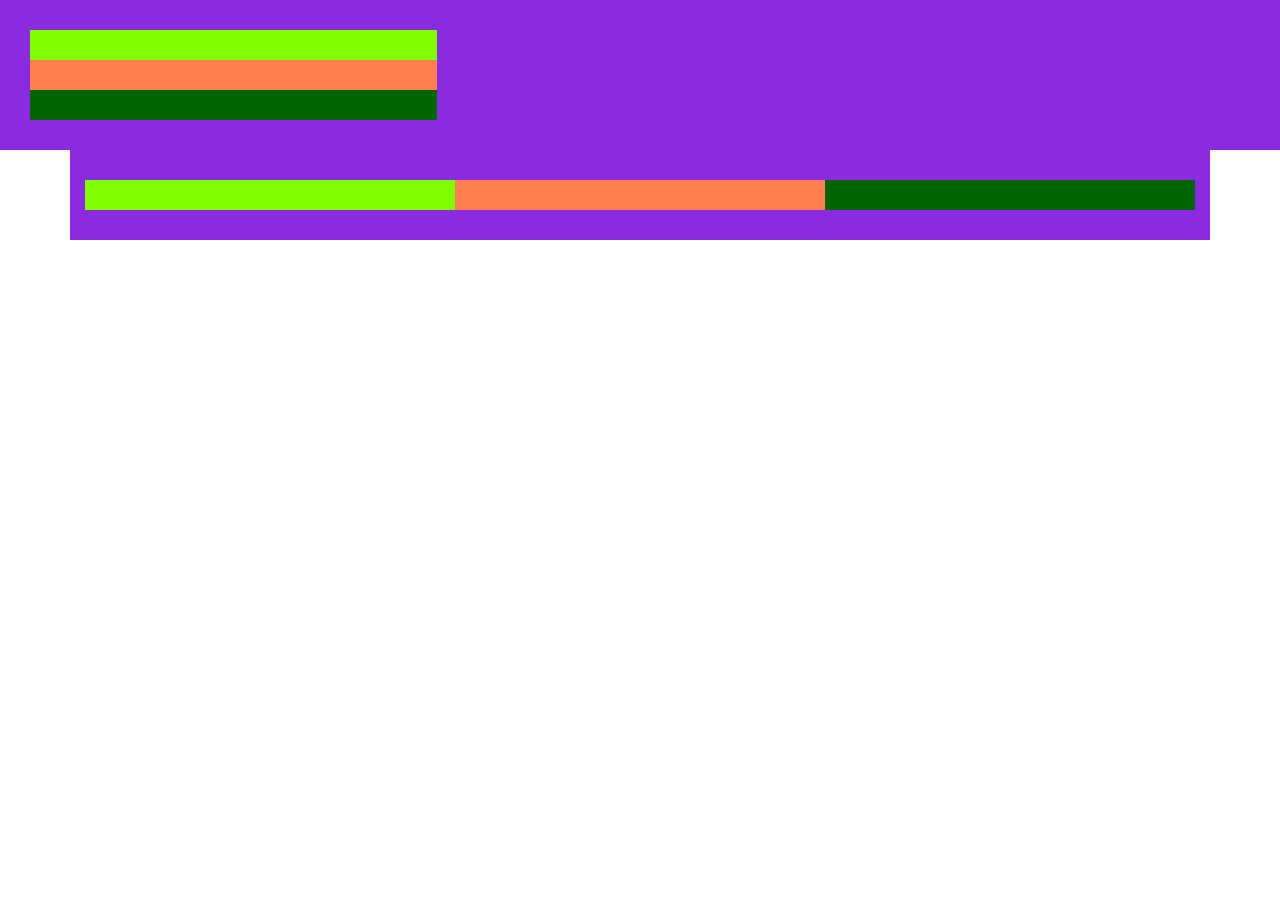
<file: Repaso-Bootstrap-03-02-2020/index.html>
<!DOCTYPE html>
<html lang="en">

<head>
    <meta charset="UTF-8">
    <meta name="viewport" content="width=device-width, initial-scale=1.0">
    <meta http-equiv="X-UA-Compatible" content="ie=edge">
    <link rel="stylesheet" href="css/styles.css">

    <!-- Bootstrap CSS -->
    <link rel="stylesheet" href="https://stackpath.bootstrapcdn.com/bootstrap/4.4.1/css/bootstrap.min.css" integrity="sha384-Vkoo8x4CGsO3+Hhxv8T/Q5PaXtkKtu6ug5TOeNV6gBiFeWPGFN9MuhOf23Q9Ifjh" crossorigin="anonymous">
    <!-- Optional JavaScript -->
    <script src="js/javascript.js"></script>
    <!-- jQuery first, then Popper.js, then Bootstrap JS -->
    <script src="https://code.jquery.com/jquery-3.4.1.slim.min.js" integrity="sha384-J6qa4849blE2+poT4WnyKhv5vZF5SrPo0iEjwBvKU7imGFAV0wwj1yYfoRSJoZ+n" crossorigin="anonymous"></script>
    <script src="https://cdn.jsdelivr.net/npm/popper.js@1.16.0/dist/umd/popper.min.js" integrity="sha384-Q6E9RHvbIyZFJoft+2mJbHaEWldlvI9IOYy5n3zV9zzTtmI3UksdQRVvoxMfooAo" crossorigin="anonymous"></script>
    <script src="https://stackpath.bootstrapcdn.com/bootstrap/4.4.1/js/bootstrap.min.js" integrity="sha384-wfSDF2E50Y2D1uUdj0O3uMBJnjuUD4Ih7YwaYd1iqfktj0Uod8GCExl3Og8ifwB6" crossorigin="anonymous"></script>

    <title>Document</title>
</head>

<body>
    <div class="col-12">
        <div>
            <div class="col-sm-4 c2"></div>
            <div class="col-sm-4 c3"></div>
            <div class="col-sm-4 c4"></div>
        </div>
    </div>

    <div class="container">
        <div class="row">
            <div class="col-sm-4 c2"></div>
            <div class="col-sm-4 c3"></div>
            <div class="col-sm-4 c4"></div>
        </div>
    </div>


</body>

</html>
</file>
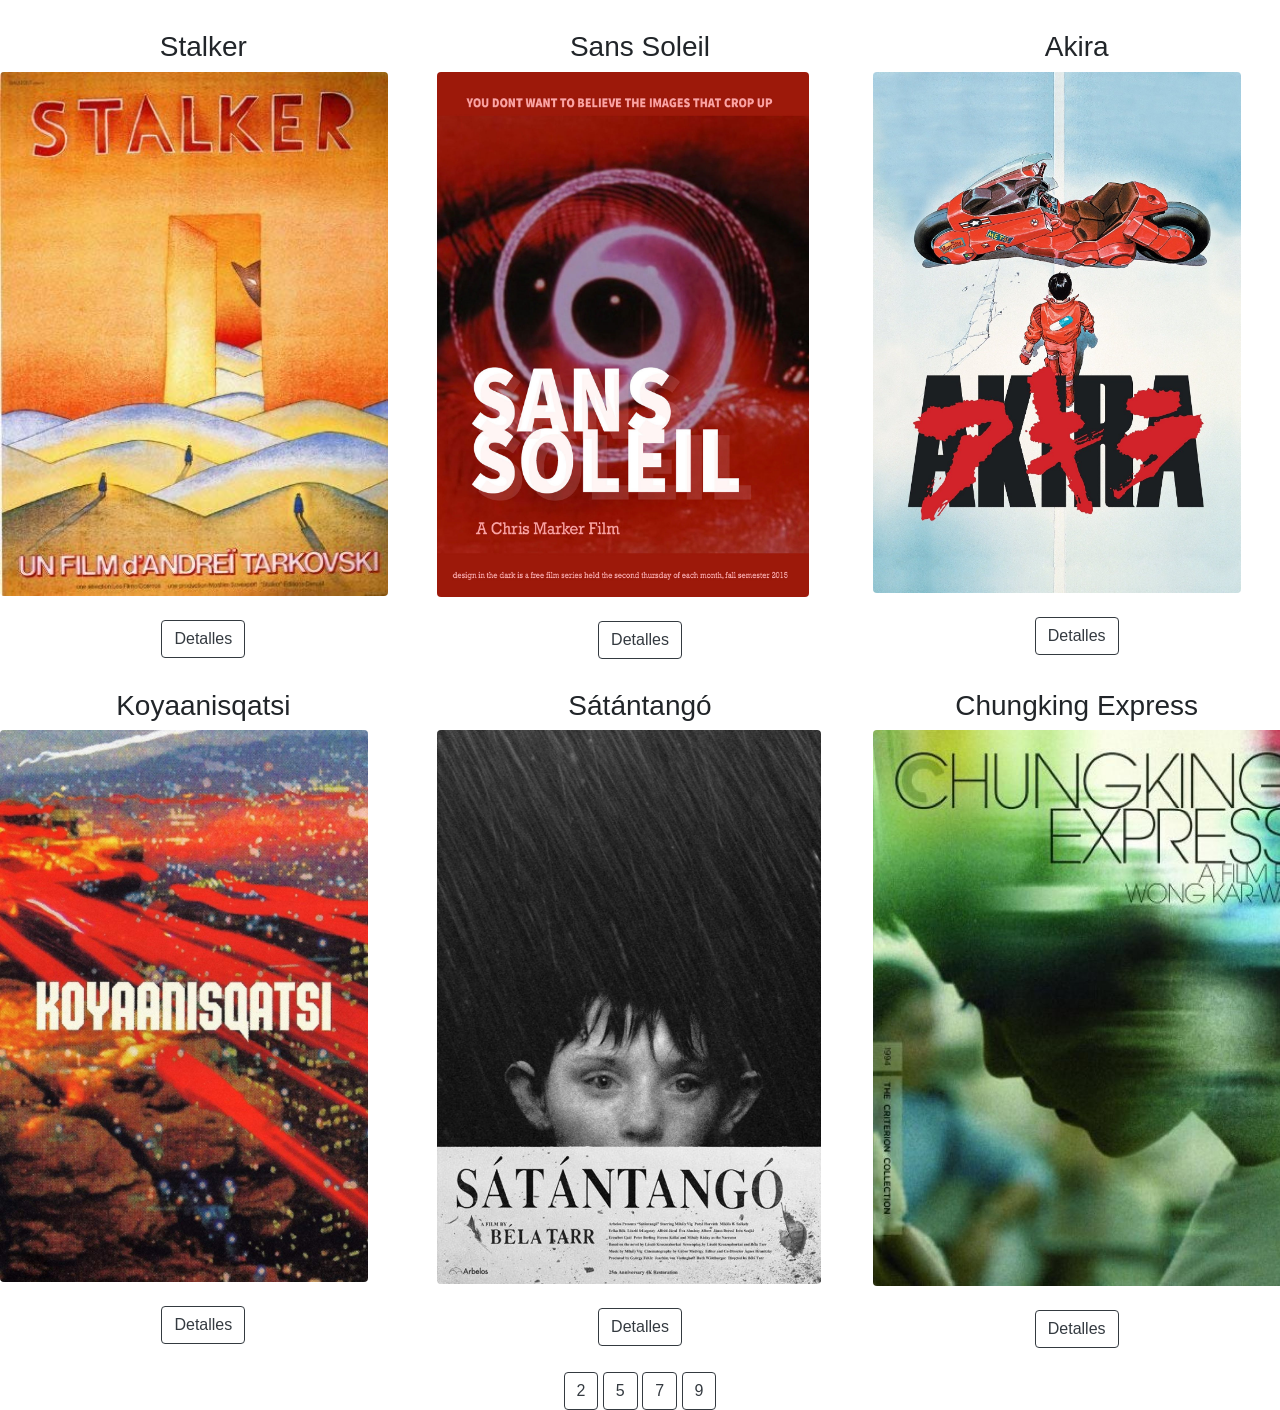
<file: Taller-BICTIA-JavaScript/index.html>
<!doctype html>
<html lang="en">

<head>
    <!-- Required meta tags -->
    <meta charset="utf-8">
    <meta name="viewport" content="width=device-width, initial-scale=1, shrink-to-fit=no">

    <!-- Bootstrap CSS -->
    <link rel="stylesheet" href="https://stackpath.bootstrapcdn.com/bootstrap/4.4.1/css/bootstrap.min.css" integrity="sha384-Vkoo8x4CGsO3+Hhxv8T/Q5PaXtkKtu6ug5TOeNV6gBiFeWPGFN9MuhOf23Q9Ifjh" crossorigin="anonymous">
    <link rel="stylesheet" href="style.css">

    <title>Taller BICTIA 24-01-2020</title>
</head>

<body>

    <!-- Ejercicio 1 - Cambiar titulos de las imágenes -->

    <div class="row">
        <div class="col-md-4">
            <div class="thumbnail">
                <h3 id="primerT">Stalker</h3>
                <img src="img/stalker.jpg" alt="Stalker" style="width:95.5%" class="rounded">
                <div class="buttonP">
                    <br>
                    <button type="button" class="btn btn-outline-dark" onclick="cambiarTitulo('primerT', 'Andrei Tarkovsky - USRR - 1979')">Detalles</button>
                </div>
            </div>
        </div>
        <div class="col-md-4">
            <div class="thumbnail">
                <h3 id="segundoT">Sans Soleil</h3>
                <img src="img/sans.jpg" alt="Sans Soleil" style="width:91.5%" class="rounded">
                <div class="buttonP">
                    <br>
                    <button type="button" class="btn btn-outline-dark" onclick="cambiarTitulo('segundoT', 'Chris Marker - Francia - 1983')">Detalles</button>
                </div>
            </div>
        </div>
        <div class="col-md-4">
            <div class="thumbnail">
                <h3 id="tercerT">Akira</h3>
                <img src="img/akira.jpg" alt="Akira" style="width:90.5%" class="rounded">
                <div class="buttonP">
                    <br>
                    <button type="button" class="btn btn-outline-dark" onclick="cambiarTitulo('tercerT', 'Katsuhiro Otomo - Japón - 1988')">Detalles</button>
                </div>
            </div>
        </div>
        <div class="col-md-4">
            <div class="thumbnail">
                <h3 id="cuartoT">Koyaanisqatsi</h3>
                <img src="img/koyaanisqatsi.jpg" alt="Koyaanisqatsi" style="width:90.5%" class="rounded">
                <div class="buttonP">
                    <br>
                    <button type="button" class="btn btn-outline-dark" onclick="cambiarTitulo('cuartoT', 'Godfrey Reggio - USA - 1982')">Detalles</button>
                </div>
            </div>
        </div>
        <div class="col-md-4">
            <div class="thumbnail">
                <h3 id="quintoT">Sátántangó</h3>
                <img src="img/satan.jpg" alt="Sátántangó" style="width:94.5%" class="rounded">
                <div class="buttonP">
                    <br>
                    <button type="button" class="btn btn-outline-dark" onclick="cambiarTitulo('quintoT', 'Béla Tarr - Hungría - 1994')">Detalles</button>
                </div>
            </div>
        </div>
        <div class="col-md-4">
            <div class="thumbnail">
                <h3 id="sextoT">Chungking Express</h3>
                <img src="img/chungking.jpg" alt="Chungking Express" style="width:110%" style="height: 50%" class="rounded">
                <div class="buttonP">
                    <br>
                    <button type="button" class="btn btn-outline-dark" onclick="cambiarTitulo('sextoT', 'Wong Kar-wai - China - 1995')">Detalles</button>
                </div>
            </div>
        </div>
    </div>
    <br>

    <!--Ejercicio 2 - Tablas de multiplicar-->

    <div class="tablasM">
        <button type="button" class="btn btn-outline-dark" onclick="tablaM(2)">2</button>
        <button type="button" class="btn btn-outline-dark" onclick="tablaM(5)">5</button>
        <button type="button" class="btn btn-outline-dark" onclick="tablaM(7)">7</button>
        <button type="button" class="btn btn-outline-dark" onclick="tablaM(9)">9</button>
    </div>


    <!-- Optional JavaScript -->
    <script src=" javascript.js "></script>
    <!-- jQuery first, then Popper.js, then Bootstrap JS -->
    <script src="https://code.jquery.com/jquery-3.4.1.slim.min.js " integrity="sha384-J6qa4849blE2+poT4WnyKhv5vZF5SrPo0iEjwBvKU7imGFAV0wwj1yYfoRSJoZ+n " crossorigin="anonymous "></script>
    <script src="https://cdn.jsdelivr.net/npm/popper.js@1.16.0/dist/umd/popper.min.js " integrity="sha384-Q6E9RHvbIyZFJoft+2mJbHaEWldlvI9IOYy5n3zV9zzTtmI3UksdQRVvoxMfooAo " crossorigin="anonymous "></script>
    <script src="https://stackpath.bootstrapcdn.com/bootstrap/4.4.1/js/bootstrap.min.js " integrity="sha384-wfSDF2E50Y2D1uUdj0O3uMBJnjuUD4Ih7YwaYd1iqfktj0Uod8GCExl3Og8ifwB6 " crossorigin="anonymous "></script>
</body>

</html>
</file>
<file: Repaso-Bootstrap-03-02-2020/css/styles.css>
div {
    padding: 15px;
    background-color: blueviolet;
}

.c2 {
    background-color: chartreuse;
}

.c3 {
    background-color: coral;
}

.c4 {
    background-color: darkgreen;
}
</file>
<file: Taller-BICTIA-JavaScript/style.css>
body {
    margin: auto;
}

h3 {
    font-family: -apple-system, BlinkMacSystemFont, 'Segoe UI', Roboto, Oxygen, Ubuntu, Cantarell, 'Open Sans', 'Helvetica Neue', sans-serif;
    text-align: center;
    margin-top: 30px;
}

.tablasM {
    text-align: center;
}

.buttonP {
    text-align: center;
    margin: 0 auto;
}
</file>
